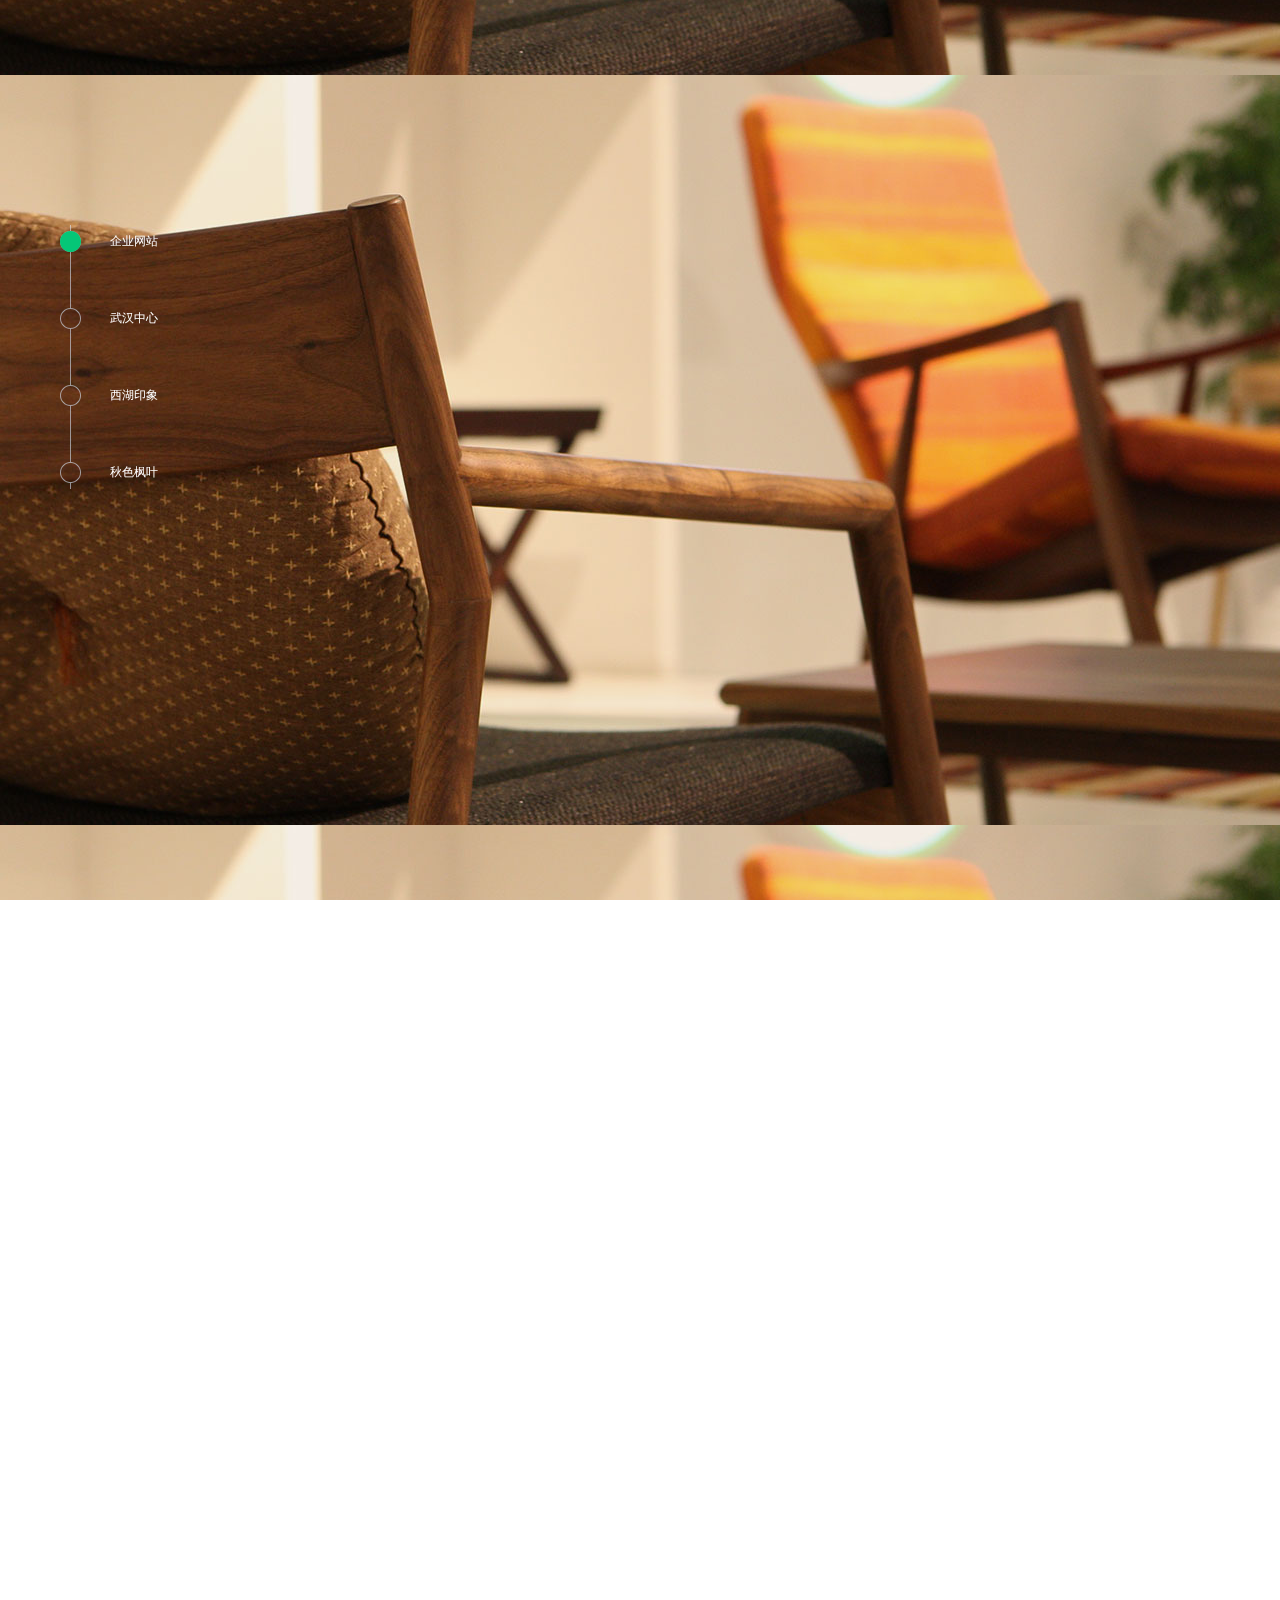
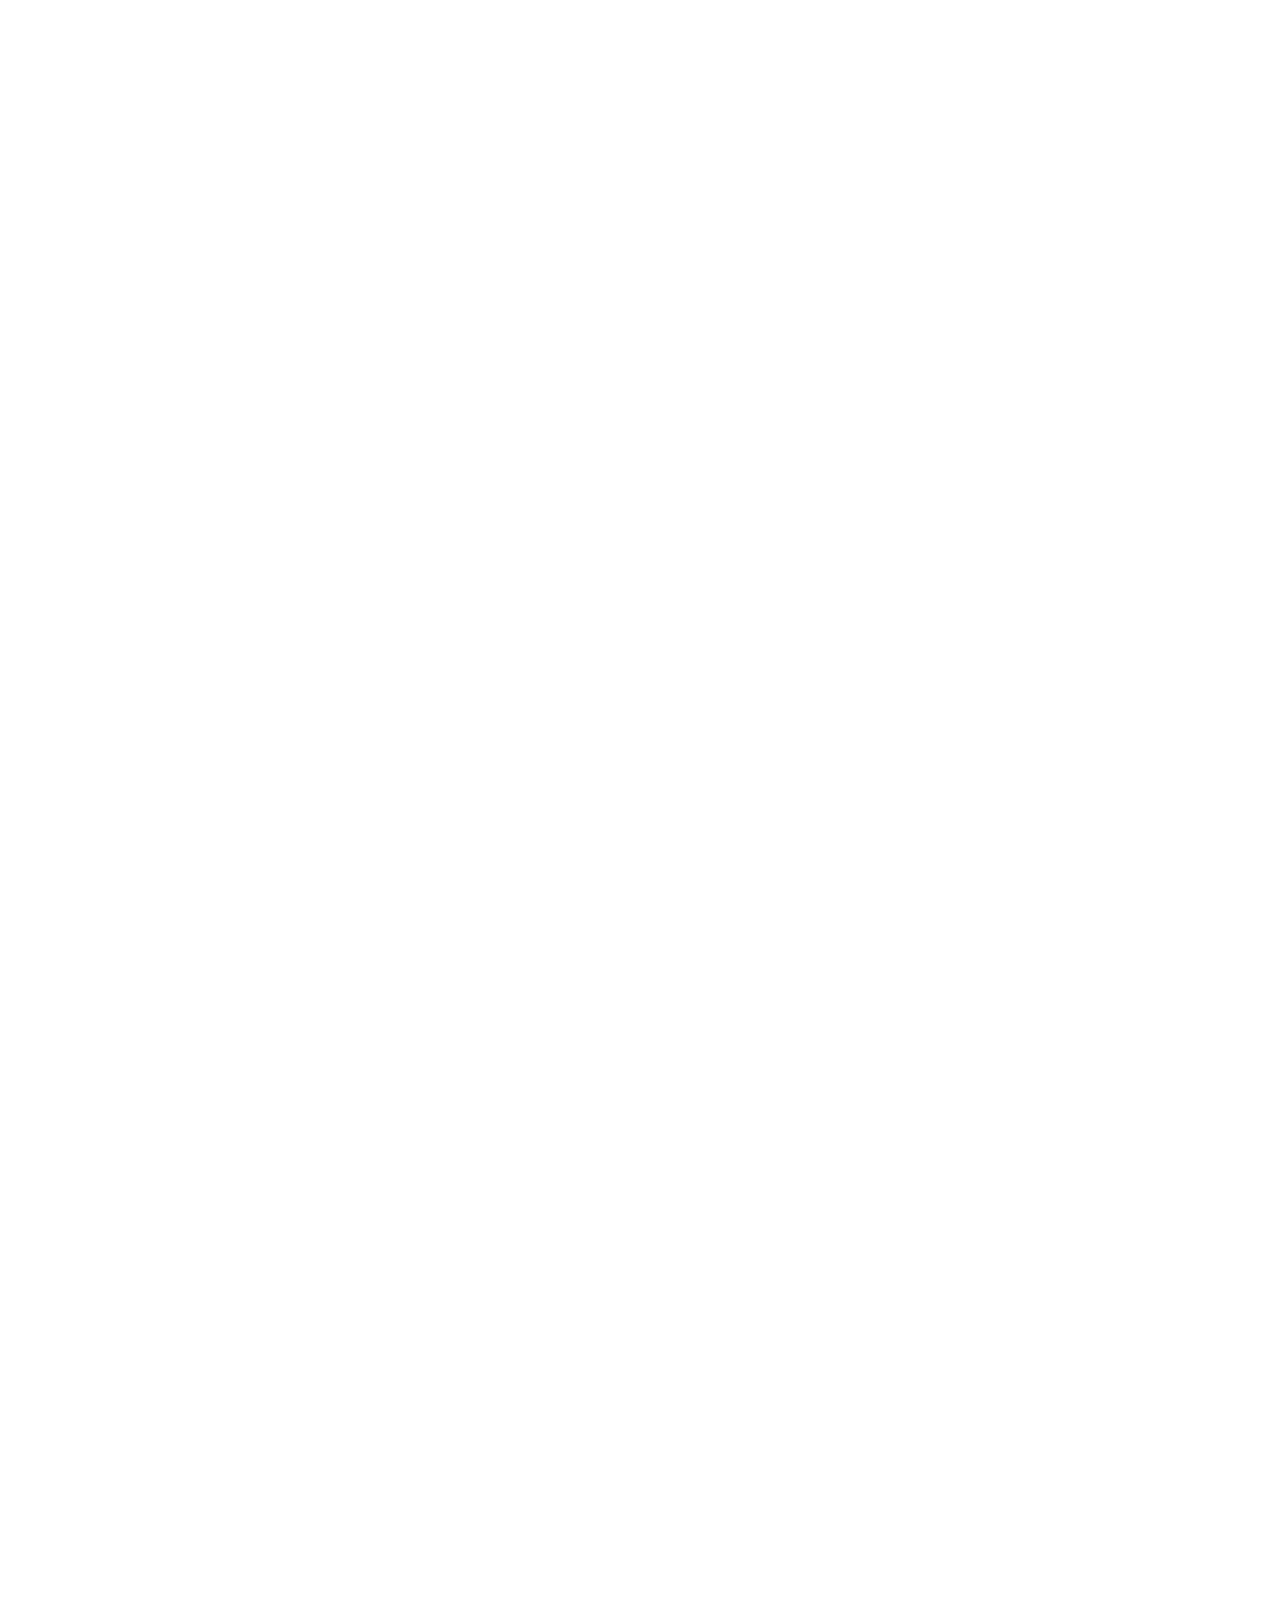
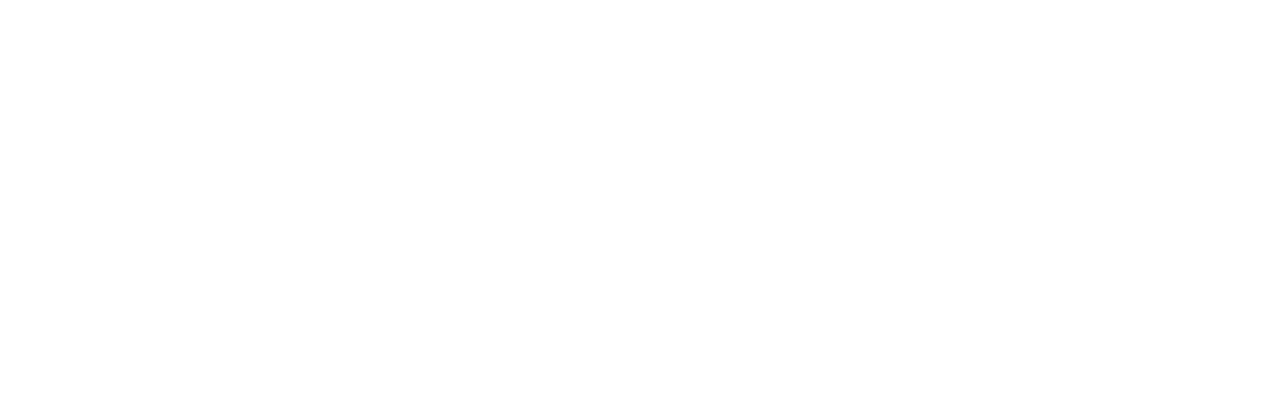
<file: demo/portfoilo/index.html>
<!DOCTYPE html>
<html>
<head lang="en">
    <meta charset="UTF-8">
    <title>个人展示</title>
</head>
          <style>
              *{margin: 0px;padding: 0px;}
            html,body,.bg{height: 100%;}
              div.img1,div.img2, div.img3,div.img4{
                  width: 100%;
                  height: 100%;
                  background-position: center;
                  background-attachment: fixed;
              }
              div.img1{background-image:url("../imge/imges/ym-bg.jpg");}
              div.img2{background-image:url("../imge/imges/banner.jpg");}
              div.img3{background-image:url("../imge/imges/zt-bg.jpg");}
              div.img4{background-image:url("../imge/imges/4.jpg");}


              .nav{
                  width: 100px;
                  height: 270px;
                  position: fixed;

                  top: 25%;
                  left: 60px;
                  background: url("../imge/imges/nav.png") no-repeat;
                  padding-top: 6px;
              }
              .nav ul li{
                 line-height: 21px;
                  list-style: none;
                  color: #ffffff;
                  font-size: 12px;
                  font-family: "微软雅黑";
                  padding-left: 50px;
                  margin-bottom: 56px;

              }
               .on{
                  background: url("../imge/imges/nav_cho.png") no-repeat;
              }
          </style>



<body>
     <div class="bg">
         <div class="img1"></div>
         <div class="img2"></div>
         <div class="img3"></div>
         <div class="img4"></div>
     </div>
     <div class="nav">
           <ul>
               <li class="on">企业网站</li>
               <li>武汉中心</li>
               <li>西湖印象</li>
               <li>秋色枫叶</li>
           </ul>
     </div>
   <script src="../js/jquery.min.js"></script>
   <script>

       var wwh = $(window).height();
       $(document).scroll(function(){
            var sh =$(document).scrollTop();
             var st = parseInt(sh/wwh);


           $(".nav ul li ").eq(st).addClass("on").siblings().removeClass("on");



       })
   </script>
</body>
</html>
</file>
